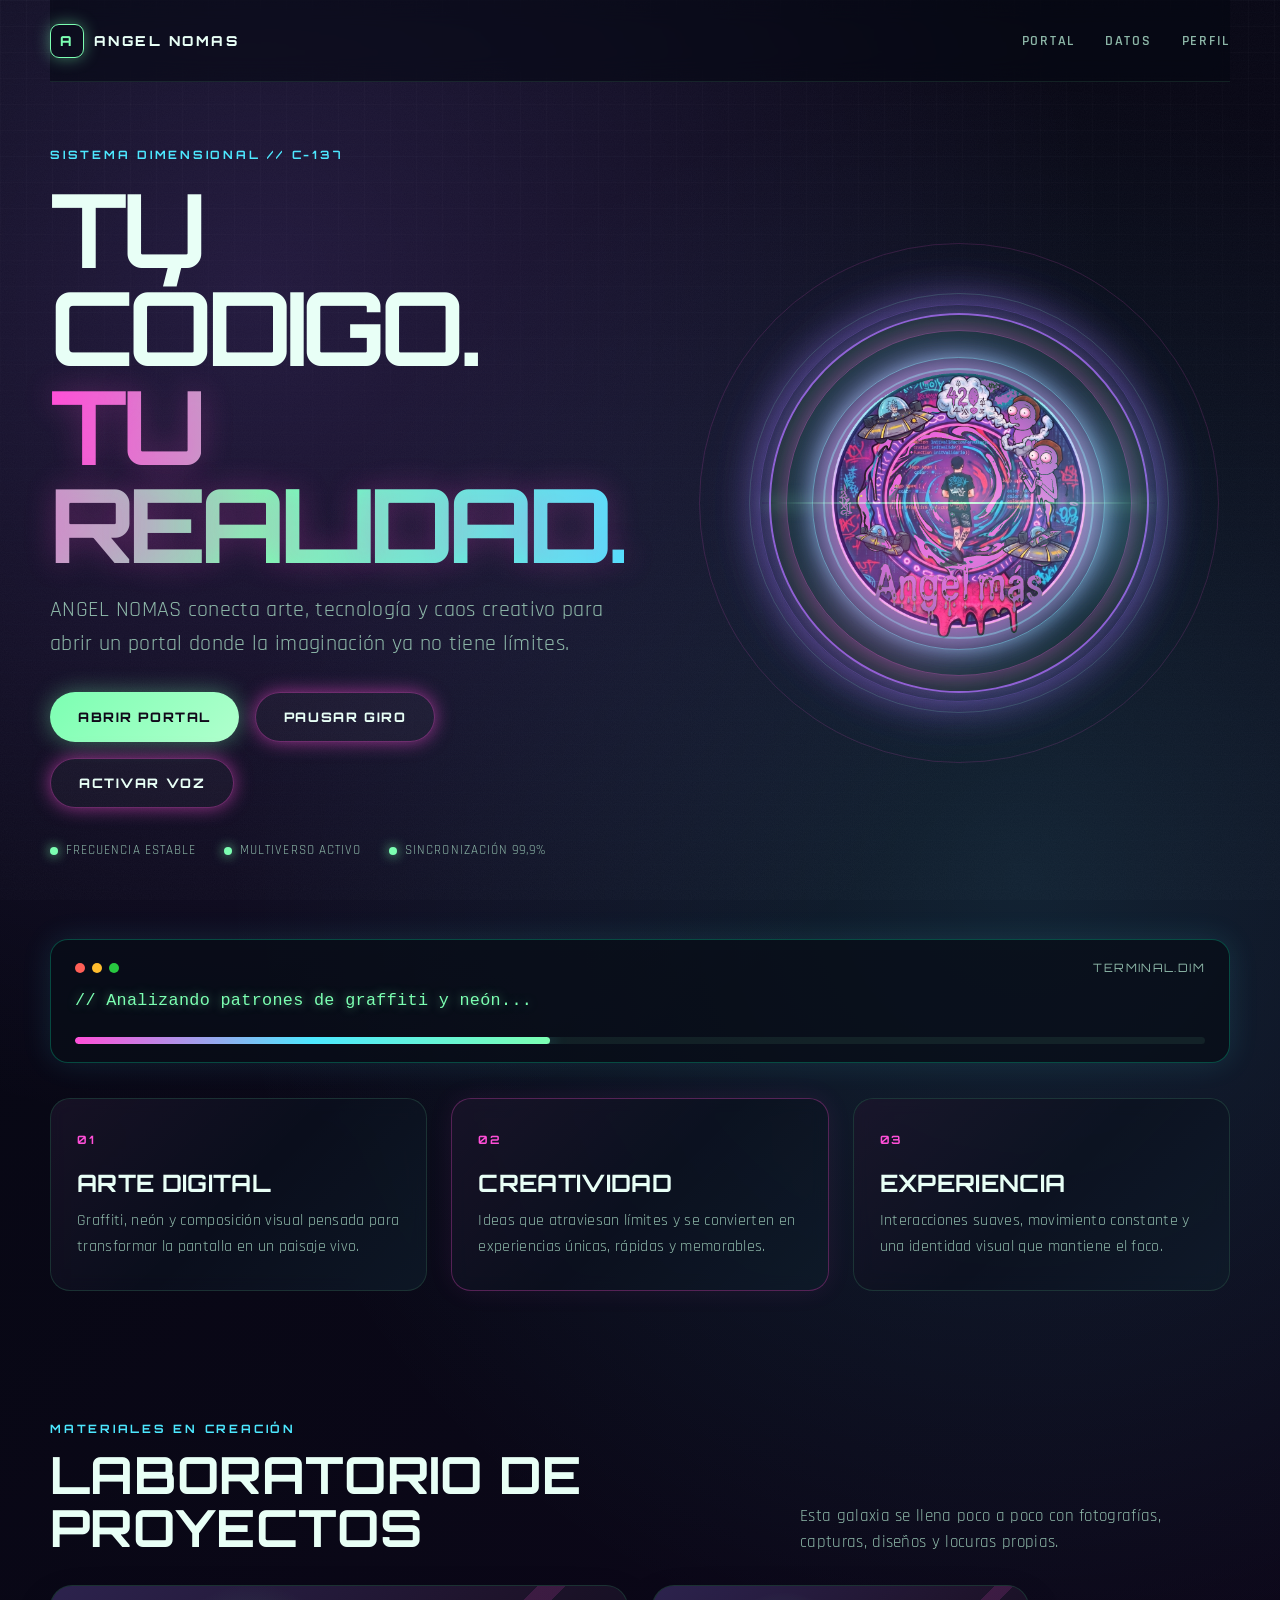
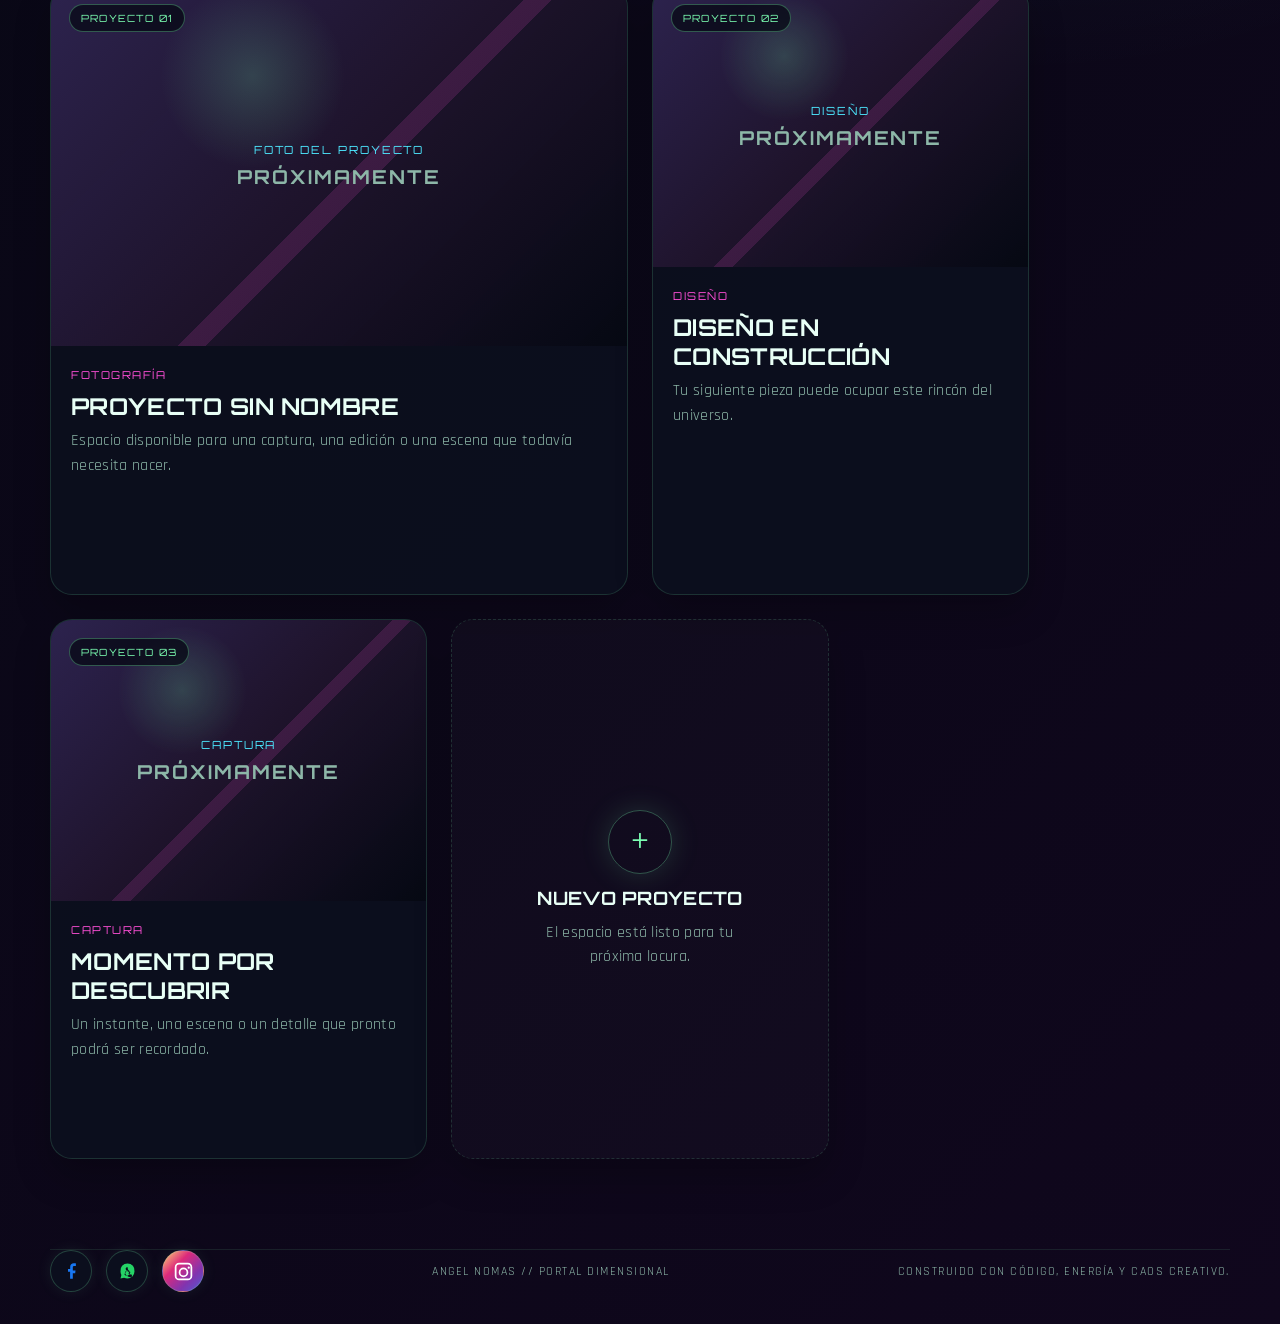
<file: index.html>
<!DOCTYPE html>
<html lang="es">
<head>
    <meta charset="UTF-8">
    <meta name="viewport" content="width=device-width, initial-scale=1.0">
    <meta name="description" content="ANGEL NOMAS — portal ciberpunk, arte digital y exploración dimensional.">
    <title>ANGEL NOMAS // FRP-DISEÑO WEB-PROGRAMACION-VICODE-JUEGOS</title>
    <link rel="preconnect" href="https://fonts.googleapis.com">
    <link rel="preconnect" href="https://fonts.gstatic.com" crossorigin>
    <link href="https://fonts.googleapis.com/css2?family=Orbitron:wght@400;500;700;800;900&family=Rajdhani:wght@400;500;600;700&display=swap" rel="stylesheet">
    <link rel="stylesheet" href="CSS/styles.css">
</head>
<body>
    <div class="matrix-bg" aria-hidden="true"></div>
    <div class="noise" aria-hidden="true"></div>

    <header class="topbar">
        <a class="brand" href="#inicio" aria-label="ANGEL NOMAS inicio">
            <span class="brand-mark">A</span>
            <span>ANGEL NOMAS</span>
        </a>
        <nav class="nav" aria-label="Navegación principal">
            <a href="#portal">Portal</a>
            <a href="#datos">Datos</a>
            <a href="#bio">Perfil</a>
        </nav>
        <button class="nav-toggle" id="nav-toggle" aria-label="Abrir menú" aria-expanded="false">
            <span></span><span></span><span></span>
        </button>
    </header>

    <main id="inicio">
        <section class="hero">
            <div class="hero-copy reveal">
                <p class="eyebrow">SISTEMA DIMENSIONAL // C-137</p>
                <h1>Tu código.<br><span>Tu realidad.</span></h1>
                <p class="hero-text">ANGEL NOMAS conecta arte, tecnología y caos creativo para abrir un portal donde la imaginación ya no tiene límites.</p>
                <div class="hero-actions">
                    <button id="launch-btn" class="primary-btn">Abrir portal</button>
                    <button id="rotate-btn" class="secondary-btn" type="button">Pausar giro</button>
                    <button id="voice-btn" class="secondary-btn">Activar voz</button>
                </div>
                <ul class="status-list" aria-label="Estado del sistema">
                    <li><span class="status-dot"></span>Frecuencia estable</li>
                    <li><span class="status-dot"></span>Multiverso activo</li>
                    <li><span class="status-dot"></span>Sincronización 99,9%</li>
                </ul>
            </div>

            <div class="hero-visual reveal" aria-label="Portal dimensional interactivo">
                <div class="portal-orbit orbit-one"></div>
                <div class="portal-orbit orbit-two"></div>
                <div class="portal-container" id="portal" role="img" aria-label="Portal psicodélico giratorio">
                    <img class="portal-logo" src="T1-transparent.png" alt="Logo T1">
                    <div class="portal-ring ring-a"></div>
                    <div class="portal-ring ring-b"></div>
                    <div class="portal-ring ring-c"></div>
                    <div class="portal-glow"></div>
                </div>
                <div class="scanline"></div>
            </div>
        </section>

        <section class="terminal-panel reveal" id="datos">
            <div class="panel-header">
                <div class="terminal-dots"><span></span><span></span><span></span></div>
                <span>terminal.dim</span>
            </div>
            <p id="terminal-text">// Inicializando coordenadas dimensionales...</p>
            <div class="terminal-meter">
                <span id="meter-fill"></span>
            </div>
        </section>

        <section class="features reveal" id="bio">
            <article class="feature-card">
                <span class="feature-index">01</span>
                <h2>Arte digital</h2>
                <p>Graffiti, neón y composición visual pensada para transformar la pantalla en un paisaje vivo.</p>
            </article>
            <article class="feature-card accent">
                <span class="feature-index">02</span>
                <h2>Creatividad</h2>
                <p>Ideas que atraviesan límites y se convierten en experiencias únicas, rápidas y memorables.</p>
            </article>
            <article class="feature-card">
                <span class="feature-index">03</span>
                <h2>Experiencia</h2>
                <p>Interacciones suaves, movimiento constante y una identidad visual que mantiene el foco.</p>
            </article>
        </section>

        <section class="projects reveal" id="proyectos" aria-labelledby="projects-title">
            <div class="section-heading">
                <div>
                    <p class="eyebrow">MATERIALES EN CREACIÓN</p>
                    <h2 id="projects-title">Laboratorio de proyectos</h2>
                </div>
                <p class="section-copy">Esta galaxia se llena poco a poco con fotografías, capturas, diseños y locuras propias.</p>
            </div>

            <div class="projects-grid">
                <article class="project-card project-photo project-feature">
                    <div class="project-image" role="img" aria-label="Proyecto visual futuro: una imagen aún por agregar">
                        <span class="project-badge">Proyecto 01</span>
                        <div class="project-placeholder">
                            <span>Foto del proyecto</span>
                            <strong>próximamente</strong>
                        </div>
                    </div>
                    <div class="project-info">
                        <p class="project-type">Fotografía</p>
                        <h3>Proyecto sin nombre</h3>
                        <p>Espacio disponible para una captura, una edición o una escena que todavía necesita nacer.</p>
                    </div>
                </article>

                <article class="project-card project-photo">
                    <div class="project-image" role="img" aria-label="Proyecto visual futuro: una imagen aún por agregar">
                        <span class="project-badge">Proyecto 02</span>
                        <div class="project-placeholder">
                            <span>Diseño</span>
                            <strong>próximamente</strong>
                        </div>
                    </div>
                    <div class="project-info">
                        <p class="project-type">Diseño</p>
                        <h3>Diseño en construcción</h3>
                        <p>Tu siguiente pieza puede ocupar este rincón del universo.</p>
                    </div>
                </article>

                <article class="project-card project-photo">
                    <div class="project-image" role="img" aria-label="Proyecto visual futuro: una imagen aún por agregar">
                        <span class="project-badge">Proyecto 03</span>
                        <div class="project-placeholder">
                            <span>Captura</span>
                            <strong>próximamente</strong>
                        </div>
                    </div>
                    <div class="project-info">
                        <p class="project-type">Captura</p>
                        <h3>Momento por descubrir</h3>
                        <p>Un instante, una escena o un detalle que pronto podrá ser recordado.</p>
                    </div>
                </article>

                <article class="project-card project-empty" aria-label="Espacio libre para un nuevo proyecto">
                    <div class="empty-project">
                        <span class="empty-plus">+</span>
                        <h3>Nuevo proyecto</h3>
                        <p>El espacio está listo para tu próxima locura.</p>
                    </div>
                </article>
            </div>
        </section>
    </main>

    <footer class="site-footer">
        <div class="social-links" aria-label="Redes sociales de ANGEL NOMAS">
            <a class="social-link facebook" href="https://www.facebook.com/profile.php?id=61564080877000" target="_blank" rel="noopener noreferrer" aria-label="Facebook de ANGEL NOMAS">
                <svg viewBox="0 0 24 24" aria-hidden="true"><path d="M13.5 22v-8h2.7l.4-3.1h-3.1V7.2c0-.9.3-1.6 1.7-1.6H17V2.8c-.3 0-1.3-.1-2.4-.1-2.4 0-4.1 1.5-4.1 4.2v2.3H8v3.1h2.4v8h3.1Z"/></svg>
            </a>
            <a class="social-link whatsapp" href="https://wa.me/5493624608544" target="_blank" rel="noopener noreferrer" aria-label="WhatsApp de ANGEL NOMAS">
                <svg viewBox="0 0 24 24" aria-hidden="true"><path d="M20 12.1A8.1 8.1 0 0 1 12 20c-1.4 0-2.7-.3-3.9-.9L4 20l1-4.1A8 8 0 0 1 4 12.1a8.1 8.1 0 1 1 16 0Zm-8.1-5.2c-.3 0-.7.1-1.1.4-.4.3-.9.8-.9 1.6 0 .8.5 1.4.7 1.6l.3.3c.1.1.2.2.1.4-.5 1.2-1.2 2.2-2 3.2-.2.2-.4.5-.4.8 0 .3.1.6.4.9.4.5 1.1.8 2 .8 1.1 0 2-.7 2.6-1.2.7-.6 1.2-1.4 1.5-2.2.1-.4.1-.8-.1-1.1l-.3-.3c-.3-.2-.6-.3-.9-.2-.2.1-.5.3-.8.5-.2.1-.4.1-.5-.2l-.4-.9c-.1-.2-.3-.4-.5-.4-.2-.1-.5 0-.7.1l-.7.5c-.3.3-.6.6-.8 1-.2.3-.2.8-.1 1.3.3 1.2 1 2.3 2 3.1 1.1.9 2.4 1.5 3.7 1.7.4.1.8.1 1.2-.1.3-.2.6-.4.8-.7.2-.4.3-.8.1-1.1l-.5-.9c-.2-.4-.6-.6-1-.5l-.6.2c-.2.1-.4.1-.6-.1l-.9-.8c-.3-.2-.4-.5-.3-.8.1-.3.3-.6.5-.8l.3-.3c.3-.3.4-.7.3-1.1-.1-.5-.6-.9-1.1-1.1l-.4-.1Z"/></svg>
            </a>
            <a class="social-link instagram" href="https://www.instagram.com/angelnomas10?stkn=OGVja281aTR0Ym85" target="_blank" rel="noopener noreferrer" aria-label="Instagram de ANGEL NOMAS">
                <svg viewBox="0 0 24 24" aria-hidden="true"><path d="M7 2h10a5 5 0 0 1 5 5v10a5 5 0 0 1-5 5H7a5 5 0 0 1-5-5V7a5 5 0 0 1 5-5Zm0 2a3 3 0 0 0-3 3v10a3 3 0 0 0 3 3h10a3 3 0 0 0 3-3V7a3 3 0 0 0-3-3H7Zm5 3.5A5.5 5.5 0 1 1 6.5 13 5.5 5.5 0 0 1 12 7.5Zm0 2A3.5 3.5 0 1 0 15.5 13 3.5 3.5 0 0 0 12 9.5Zm6-3.2a1.3 1.3 0 1 1-1.3 1.3 1.3 1.3 0 0 1 1.3-1.3Z"/></svg>
            </a>
        </div>
        <p>ANGEL NOMAS // portal dimensional</p>
        <p>Construido con código, energía y caos creativo.</p>
    </footer>

    <script src="js/main.js"></script>
</body>
</html>
</file>
<file: CSS/styles.css>
:root {
    --bg: #050812;
    --bg-2: #10071d;
    --panel: rgba(12, 17, 31, 0.82);
    --panel-border: rgba(0, 255, 182, 0.25);
    --neon-green: #7cffb2;
    --neon-pink: #ff4fd8;
    --neon-purple: #a56bff;
    --neon-blue: #4de8ff;
    --text: #e8fff6;
    --muted: #8db7a8;
    --shadow-green: 0 0 16px rgba(124, 255, 178, 0.45);
    --shadow-pink: 0 0 18px rgba(255, 79, 216, 0.55);
}

* {
    box-sizing: border-box;
    margin: 0;
    padding: 0;
}

html {
    scroll-behavior: smooth;
}

body {
    position: relative;
    min-height: 100vh;
    overflow-x: hidden;
    background:
        radial-gradient(circle at 20% 10%, rgba(165, 107, 255, 0.18), transparent 30%),
        radial-gradient(circle at 80% 30%, rgba(77, 232, 255, 0.12), transparent 35%),
        linear-gradient(135deg, var(--bg) 0%, var(--bg-2) 100%);
    color: var(--text);
    font-family: "Rajdhani", Arial, sans-serif;
    letter-spacing: 0.02em;
}

body::before {
    content: "";
    position: fixed;
    inset: 0;
    background-image: linear-gradient(rgba(255,255,255,0.02) 1px, transparent 1px), linear-gradient(90deg, rgba(255,255,255,0.02) 1px, transparent 1px);
    background-size: 26px 26px;
    mask-image: linear-gradient(to bottom, black, transparent 85%);
    pointer-events: none;
}

.matrix-bg,
.noise {
    position: fixed;
    inset: 0;
    pointer-events: none;
}

.matrix-bg {
    background-image: linear-gradient(rgba(124, 255, 178, 0.08) 0, rgba(124, 255, 178, 0) 1px);
    background-size: 100% 12px;
    opacity: 0.25;
    animation: matrixShift 14s linear infinite;
}

.noise {
    opacity: 0.08;
    background-image: url("data:image/svg+xml,%3Csvg xmlns='http://www.w3.org/2000/svg' width='180' height='180'%3E%3Cfilter id='n'%3E%3CfeTurbulence type='fractalNoise' baseFrequency='.9' numOctaves='2' stitchTiles='stitch'/%3E%3CfeColorMatrix values='0 0 0 0 1 0 0 0 0 1 0 0 0 0 1 0 0 0 .35 0'/%3E%3C/filter%3E%3Crect width='180' height='180' filter='url(%23n)'/%3E%3C/svg%3E");
}

button,
a {
    -webkit-tap-highlight-color: transparent;
}

.topbar,
.hero,
.terminal-panel,
.features,
.projects,
.site-footer {
    width: min(1180px, calc(100% - 40px));
    margin-inline: auto;
}

.topbar {
    position: sticky;
    top: 0;
    z-index: 20;
    display: flex;
    align-items: center;
    justify-content: space-between;
    min-height: 82px;
    padding: 16px 0;
    background: rgba(5, 8, 18, 0.58);
    backdrop-filter: blur(12px);
    border-bottom: 1px solid rgba(124, 255, 178, 0.1);
}

.brand {
    display: flex;
    align-items: center;
    gap: 10px;
    color: var(--text);
    font-family: "Orbitron", sans-serif;
    font-size: 0.86rem;
    font-weight: 800;
    letter-spacing: 0.18em;
    text-decoration: none;
    text-transform: uppercase;
}

.brand-mark {
    display: grid;
    place-items: center;
    width: 34px;
    height: 34px;
    border: 1px solid var(--neon-green);
    border-radius: 9px;
    color: var(--neon-green);
    box-shadow: var(--shadow-green);
}

.nav {
    display: flex;
    align-items: center;
    gap: 30px;
}

.nav a {
    position: relative;
    color: var(--muted);
    font-size: 0.9rem;
    font-weight: 600;
    letter-spacing: 0.12em;
    text-decoration: none;
    text-transform: uppercase;
    transition: color 0.2s ease;
}

.nav a::after {
    content: "";
    position: absolute;
    bottom: -8px;
    left: 0;
    width: 100%;
    height: 2px;
    background: linear-gradient(90deg, var(--neon-pink), var(--neon-green));
    transform: scaleX(0);
    transform-origin: left;
    transition: transform 0.2s ease;
}

.nav a:hover,
.nav a:focus-visible {
    color: var(--text);
}

.nav a:hover::after,
.nav a:focus-visible::after {
    transform: scaleX(1);
}

.nav-toggle {
    display: none;
    width: 42px;
    height: 42px;
    border: 1px solid rgba(124,255,178,0.25);
    border-radius: 10px;
    background: rgba(12,17,31,0.8);
    cursor: pointer;
}

.nav-toggle span {
    display: block;
    width: 22px;
    height: 2px;
    margin: 5px auto;
    background: var(--text);
    transition: transform 0.2s ease, opacity 0.2s ease;
}

.hero {
    display: grid;
    grid-template-columns: 1.05fr 0.95fr;
    align-items: center;
    gap: clamp(45px, 7vw, 120px);
    min-height: calc(100vh - 82px);
    padding: 65px 0 80px;
}

.eyebrow {
    color: var(--neon-blue);
    font-family: "Orbitron", sans-serif;
    font-size: 0.72rem;
    font-weight: 700;
    letter-spacing: 0.24em;
    text-transform: uppercase;
}

.hero-copy h1 {
    margin: 18px 0 20px;
    font-family: "Orbitron", sans-serif;
    font-size: clamp(3.4rem, 8vw, 7.3rem);
    line-height: 0.96;
    letter-spacing: -0.06em;
    text-transform: uppercase;
}

.hero-copy h1 span {
    color: transparent;
    background: linear-gradient(90deg, var(--neon-pink), var(--neon-green), var(--neon-blue));
    background-clip: text;
    -webkit-background-clip: text;
    text-shadow: 0 0 30px rgba(255, 79, 216, 0.28);
}

.hero-text {
    max-width: 620px;
    color: var(--muted);
    font-size: clamp(1.15rem, 2vw, 1.4rem);
    line-height: 1.5;
}

.hero-actions {
    display: flex;
    flex-wrap: wrap;
    gap: 16px;
    margin-top: 32px;
}

.primary-btn,
.secondary-btn {
    border: none;
    border-radius: 999px;
    padding: 16px 28px;
    font-family: "Orbitron", sans-serif;
    font-size: 0.82rem;
    font-weight: 800;
    letter-spacing: 0.12em;
    text-transform: uppercase;
    cursor: pointer;
    transition: transform 0.2s ease, box-shadow 0.2s ease, filter 0.2s ease;
}

.primary-btn {
    color: #100819;
    background: linear-gradient(135deg, var(--neon-green), #b0ffcd);
    box-shadow: 0 0 22px rgba(124, 255, 178, 0.4);
}

.secondary-btn {
    color: var(--text);
    background: rgba(255,255,255,0.03);
    border: 1px solid rgba(255,79,216,0.35);
    box-shadow: var(--shadow-pink);
}

.primary-btn:hover,
.secondary-btn:hover,
.primary-btn:focus-visible,
.secondary-btn:focus-visible {
    transform: translateY(-3px) scale(1.02);
    filter: brightness(1.08);
}

.status-list {
    display: flex;
    flex-wrap: wrap;
    gap: 18px 28px;
    margin-top: 34px;
    padding: 0;
    list-style: none;
    color: var(--muted);
    font-size: 0.83rem;
    letter-spacing: 0.08em;
    text-transform: uppercase;
}

.status-list li {
    display: flex;
    align-items: center;
    gap: 8px;
}

.status-dot {
    width: 8px;
    height: 8px;
    border-radius: 50%;
    background: var(--neon-green);
    box-shadow: 0 0 12px var(--neon-green);
    animation: dotPulse 1.6s ease-in-out infinite;
}

.hero-visual {
    position: relative;
    display: grid;
    place-items: center;
    min-height: 540px;
}

.portal-orbit {
    position: absolute;
    border: 1px solid rgba(124, 255, 178, 0.18);
    border-radius: 50%;
}

.orbit-one {
    width: 420px;
    height: 420px;
    animation: rotate 14s linear infinite;
}

.orbit-two {
    width: 520px;
    height: 520px;
    border-color: rgba(255, 79, 216, 0.15);
    animation: rotateReverse 20s linear infinite;
}

.portal-container {
    position: relative;
    width: min(82vw, 380px);
    aspect-ratio: 1;
    display: grid;
    place-items: center;
    border-radius: 50%;
    background: radial-gradient(circle, rgba(124,255,178,0.26), rgba(255,79,216,0.18) 30%, rgba(5,8,18,0.9) 60%);
    border: 2px solid rgba(165, 107, 255, 0.8);
    box-shadow: 0 0 60px rgba(165, 107, 255, 0.4), inset 0 0 50px rgba(124, 255, 178, 0.2);
    animation: portalPulse 4s ease-in-out infinite;
}

.portal-container::before {
    content: "";
    position: absolute;
    inset: 14%;
    border-radius: 50%;
    border: 2px solid rgba(77, 232, 255, 0.45);
    box-shadow: inset 0 0 25px rgba(77, 232, 255, 0.2), 0 0 20px rgba(77, 232, 255, 0.25);
    animation: spinPortal 9s linear infinite;
}

.portal-container.portal-open {
    transform: scale(1.08);
    box-shadow: 0 0 90px rgba(255, 79, 216, 0.6), inset 0 0 60px rgba(124, 255, 178, 0.3);
}

.portal-container.portal-paused::before,
.portal-container.portal-paused .portal-ring,
.portal-container.portal-paused .portal-glow,
.portal-container.portal-paused .scanline {
    animation-play-state: paused;
}

.portal-logo {
    position: absolute;
    z-index: 3;
    width: 86%;
    height: 86%;
    object-fit: contain;
    object-position: center;
    border-radius: 50%;
    filter: drop-shadow(0 0 30px rgba(255, 79, 216, 1)) drop-shadow(0 0 45px rgba(77, 232, 255, 0.8));
    mix-blend-mode: screen;
    background: transparent;
    pointer-events: none;
}

.portal-ring {
    position: absolute;
    border-radius: 50%;
    border: 1px solid rgba(124,255,178,0.25);
}

.ring-a { width: 78%; height: 78%; border-color: rgba(77,232,255,0.45); box-shadow: 0 0 20px rgba(77,232,255,0.4); animation: spinPortal 8s linear infinite; }
.ring-b { width: 92%; height: 92%; border-color: rgba(255,79,216,0.32); box-shadow: 0 0 30px rgba(255,79,216,0.4); animation: spinPortal 14s linear infinite reverse; }
.ring-c { width: 106%; height: 106%; border-color: rgba(165,107,255,0.25); box-shadow: 0 0 40px rgba(165,107,255,0.35); animation: spinPortal 20s linear infinite; }

.portal-glow {
    position: absolute;
    inset: 6%;
    border-radius: 50%;
    background: conic-gradient(from 0deg, transparent 0 18%, rgba(77,232,255,0.28) 18% 32%, transparent 32% 52%, rgba(255,79,216,0.25) 52% 66%, transparent 66% 100%);
    filter: blur(34px);
    animation: glowRotate 5s linear infinite;
}

.scanline {
    position: absolute;
    width: 80%;
    height: 2px;
    background: linear-gradient(90deg, transparent, var(--neon-green), transparent);
    box-shadow: 0 0 16px rgba(124,255,178,0.8);
    animation: scanline 5s linear infinite;
}

.terminal-panel {
    position: relative;
    padding: 20px 24px 18px;
    border: 1px solid var(--panel-border);
    border-radius: 18px;
    background: rgba(8, 13, 24, 0.78);
    box-shadow: 0 0 30px rgba(77,232,255,0.12);
}

.panel-header {
    display: flex;
    align-items: center;
    justify-content: space-between;
    margin-bottom: 16px;
    color: var(--muted);
    font-family: "Orbitron", sans-serif;
    font-size: 0.72rem;
    letter-spacing: 0.12em;
    text-transform: uppercase;
}

.terminal-dots {
    display: flex;
    gap: 7px;
}

.terminal-dots span {
    width: 10px;
    height: 10px;
    border-radius: 50%;
}

.terminal-dots span:nth-child(1) { background: #ff5f57; }
.terminal-dots span:nth-child(2) { background: #ffbd2e; }
.terminal-dots span:nth-child(3) { background: #28c840; }

#terminal-text {
    min-height: 28px;
    color: var(--neon-green);
    font-family: "Courier New", monospace;
    font-size: clamp(0.9rem, 2vw, 1.05rem);
    text-shadow: 0 0 10px rgba(124,255,178,0.5);
}

.terminal-meter {
    position: relative;
    height: 7px;
    margin-top: 18px;
    overflow: hidden;
    border-radius: 999px;
    background: rgba(124,255,178,0.08);
}

.terminal-meter span {
    position: absolute;
    inset: 0 auto 0 0;
    width: 0;
    border-radius: inherit;
    background: linear-gradient(90deg, var(--neon-pink), var(--neon-blue), var(--neon-green));
    box-shadow: 0 0 18px rgba(77,232,255,0.4);
    transition: width 0.6s ease;
}

.features {
    display: grid;
    grid-template-columns: repeat(3, 1fr);
    gap: 24px;
    padding: 35px 0 90px;
}

.feature-card {
    position: relative;
    padding: 30px 26px;
    overflow: hidden;
    border: 1px solid rgba(124,255,178,0.15);
    border-radius: 20px;
    background: rgba(12,17,31,0.72);
    backdrop-filter: blur(8px);
    transition: transform 0.25s ease, border-color 0.25s ease, box-shadow 0.25s ease;
}

.feature-card.accent {
    border-color: rgba(255,79,216,0.3);
    box-shadow: 0 0 26px rgba(255,79,216,0.08);
}

.feature-card::before {
    content: "";
    position: absolute;
    inset: 0;
    background: linear-gradient(135deg, rgba(255,79,216,0.05), transparent 50%, rgba(77,232,255,0.04));
}

.feature-card:hover {
    transform: translateY(-8px);
    border-color: rgba(124,255,178,0.45);
    box-shadow: 0 0 25px rgba(124,255,178,0.12);
}

.feature-index,
.feature-card h2,
.feature-card p {
    position: relative;
}

.feature-index {
    color: var(--neon-pink);
    font-family: "Orbitron", sans-serif;
    font-size: 0.72rem;
    font-weight: 700;
    letter-spacing: 0.14em;
}

.feature-card h2 {
    margin: 18px 0 10px;
    font-family: "Orbitron", sans-serif;
    font-size: 1.5rem;
    text-transform: uppercase;
}

.feature-card p {
    color: var(--muted);
    font-size: 1.03rem;
    line-height: 1.55;
}

.projects {
    padding: 40px 0 90px;
}

.section-heading {
    display: flex;
    align-items: end;
    justify-content: space-between;
    gap: 30px;
    margin-bottom: 30px;
}

.section-heading h2 {
    margin-top: 12px;
    font-family: "Orbitron", sans-serif;
    font-size: clamp(2rem, 4vw, 3.2rem);
    line-height: 1.05;
    text-transform: uppercase;
}

.section-copy {
    max-width: 430px;
    color: var(--muted);
    font-size: 1.05rem;
    line-height: 1.55;
}

.projects-grid {
    display: grid;
    grid-template-columns: repeat(12, 1fr);
    gap: 24px;
}

.project-card {
    grid-column: span 4;
    overflow: hidden;
    border: 1px solid rgba(124,255,178,0.15);
    border-radius: 22px;
    background: rgba(12,17,31,0.8);
    box-shadow: 0 18px 36px rgba(0,0,0,0.22);
    transition: transform 0.25s ease, border-color 0.25s ease, box-shadow 0.25s ease;
}

.project-card:hover {
    transform: translateY(-8px);
    border-color: rgba(255,79,216,0.4);
    box-shadow: 0 24px 40px rgba(255,79,216,0.08);
}

.project-photo {
    min-height: 540px;
}

.project-feature {
    grid-column: span 6;
    min-height: 610px;
}

.project-image {
    position: relative;
    aspect-ratio: 4 / 3;
    overflow: hidden;
    background:
        radial-gradient(circle at 35% 25%, rgba(124,255,178,0.18), transparent 20%),
        linear-gradient(135deg, rgba(165,107,255,0.22), rgba(255,79,216,0.08), rgba(5,8,18,0.9));
}

.project-feature .project-image {
    aspect-ratio: 16 / 10;
}

.project-image::before {
    content: "";
    position: absolute;
    inset: 0;
    background: linear-gradient(135deg, transparent 0 52%, rgba(255,79,216,0.14) 52% 55%, transparent 55% 100%);
}

.project-placeholder {
    position: absolute;
    inset: 0;
    display: grid;
    place-content: center;
    text-align: center;
    color: var(--text);
    text-transform: uppercase;
    letter-spacing: 0.12em;
}

.project-placeholder span {
    color: var(--neon-blue);
    font-family: "Orbitron", sans-serif;
    font-size: 0.7rem;
}

.project-placeholder strong {
    display: block;
    margin-top: 8px;
    color: var(--muted);
    font-family: "Orbitron", sans-serif;
    font-size: 1.2rem;
}

.project-badge {
    position: absolute;
    top: 18px;
    left: 18px;
    z-index: 1;
    padding: 7px 11px;
    border: 1px solid rgba(124,255,178,0.32);
    border-radius: 999px;
    background: rgba(5,8,18,0.7);
    color: var(--neon-green);
    font-family: "Orbitron", sans-serif;
    font-size: 0.62rem;
    letter-spacing: 0.12em;
    text-transform: uppercase;
}

.project-info {
    padding: 22px 20px 24px;
}

.project-type {
    color: var(--neon-pink);
    font-family: "Orbitron", sans-serif;
    font-size: 0.68rem;
    letter-spacing: 0.14em;
    text-transform: uppercase;
}

.project-info h3 {
    margin: 10px 0 8px;
    font-family: "Orbitron", sans-serif;
    font-size: 1.45rem;
    text-transform: uppercase;
}

.project-info p:last-child {
    color: var(--muted);
    line-height: 1.55;
}

.project-empty {
    display: grid;
    place-items: center;
    min-height: 350px;
    border-style: dashed;
    background: rgba(255,255,255,0.02);
}

.empty-project {
    display: grid;
    place-items: center;
    gap: 12px;
    padding: 30px;
    text-align: center;
}

.empty-plus {
    display: grid;
    place-items: center;
    width: 64px;
    height: 64px;
    border: 1px solid rgba(124,255,178,0.3);
    border-radius: 50%;
    color: var(--neon-green);
    font-size: 2.4rem;
    box-shadow: 0 0 30px rgba(124,255,178,0.15);
}

.empty-project h3 {
    font-family: "Orbitron", sans-serif;
    font-size: 1.15rem;
    text-transform: uppercase;
}

.empty-project p {
    max-width: 220px;
    color: var(--muted);
    line-height: 1.5;
}

.social-links {
    display: flex;
    align-items: center;
    justify-content: center;
    gap: 14px;
}

.social-link {
    display: grid;
    place-items: center;
    width: 42px;
    height: 42px;
    border: 1px solid rgba(124,255,178,0.22);
    border-radius: 50%;
    background: rgba(12,17,31,0.8);
    box-shadow: 0 0 16px rgba(124,255,178,0.08);
    transition: transform 0.2s ease, border-color 0.2s ease, box-shadow 0.2s ease;
}

.social-link:hover,
.social-link:focus-visible {
    transform: translateY(-4px) scale(1.08);
    border-color: rgba(255,79,216,0.45);
    box-shadow: 0 0 22px rgba(255,79,216,0.18);
}

.social-link svg {
    width: 21px;
    height: 21px;
    fill: currentColor;
}

.social-link.facebook { color: #1877f2; }
.social-link.whatsapp { color: #25d366; }
.social-link.instagram { color: #fff; background: linear-gradient(135deg, #feda75, #dd2a7b 35%, #8134af 70%, #515bd4); }

.site-footer {
    display: flex;
    justify-content: space-between;
    align-items: center;
    gap: 20px;
    padding: 0 0 32px;
    border-top: 1px solid rgba(124,255,178,0.1);
    color: var(--muted);
    font-size: 0.78rem;
    letter-spacing: 0.12em;
    text-transform: uppercase;
}

.reveal {
    opacity: 0;
    transform: translateY(28px);
    transition: opacity 0.7s ease, transform 0.7s ease;
}

.reveal.visible {
    opacity: 1;
    transform: translateY(0);
}

@keyframes matrixShift {
    from { transform: translateY(-12px); }
    to { transform: translateY(12px); }
}

@keyframes rotate {
    from { transform: rotate(0deg); }
    to { transform: rotate(360deg); }
}

@keyframes rotateReverse {
    from { transform: rotate(360deg); }
    to { transform: rotate(0deg); }
}

@keyframes portalPulse {
    0%, 100% { transform: scale(0.98); }
    50% { transform: scale(1.04); }
}

@keyframes spinPortal {
    from { transform: rotate(0deg); }
    to { transform: rotate(360deg); }
}

@keyframes reverseSpin {
    from { transform: rotate(360deg); }
    to { transform: rotate(0deg); }
}

@keyframes glowRotate {
    from { transform: rotate(0deg); }
    to { transform: rotate(360deg); }
}

@keyframes scanline {
    0% { top: 18%; opacity: 0; }
    15%, 80% { opacity: 1; }
    100% { top: 82%; opacity: 0; }
}

@keyframes dotPulse {
    0%, 100% { transform: scale(1); opacity: 1; }
    50% { transform: scale(1.5); opacity: 0.6; }
}

@media (max-width: 820px) {
    .topbar {
        min-height: 72px;
    }

    .nav-toggle {
        display: block;
    }

    .project-photo,
    .project-feature,
    .project-card {
        grid-column: span 6;
        min-height: auto;
    }

    .nav {
        position: absolute;
        top: 72px;
        right: 20px;
        display: none;
        flex-direction: column;
        align-items: flex-start;
        min-width: 190px;
        padding: 18px;
        border: 1px solid rgba(124,255,178,0.18);
        border-radius: 16px;
        background: rgba(8, 13, 24, 0.96);
        box-shadow: 0 16px 32px rgba(0,0,0,0.35);
    }

    .nav.open {
        display: flex;
    }

    .hero {
        grid-template-columns: 1fr;
        text-align: center;
        padding-top: 50px;
    }

    .hero-copy {
        order: 1;
    }

    .hero-visual {
        order: 2;
        min-height: 440px;
    }

    .hero-actions,
    .status-list {
        justify-content: center;
    }

    .features {
        grid-template-columns: 1fr;
    }

    .section-heading {
        align-items: flex-start;
        flex-direction: column;
    }

    .projects-grid {
        grid-template-columns: repeat(2, 1fr);
    }

    .project-card,
    .project-feature {
        grid-column: span 1;
    }

    .site-footer {
        flex-direction: column;
        align-items: center;
        text-align: center;
        letter-spacing: 0.08em;
    }

    .social-links {
        order: -1;
    }
}

@media (prefers-reduced-motion: reduce) {
    *, *::before, *::after {
        animation-duration: 0.01ms !important;
        animation-iteration-count: 1 !important;
        transition-duration: 0.01ms !important;
        scroll-behavior: auto !important;
    }
}

@media (max-width: 480px) {
    .topbar,
    .hero,
    .terminal-panel,
    .features,
    .projects,
    .site-footer {
        width: min(100% - 24px, 1180px);
    }

    .brand {
        font-size: 0.72rem;
        letter-spacing: 0.12em;
    }

    .brand-mark {
        width: 28px;
        height: 28px;
    }

    .primary-btn,
    .secondary-btn {
        width: 100%;
    }

    .hero-copy h1 {
        font-size: 3rem;
    }

    .hero-visual {
        min-height: 360px;
    }

    .projects-grid {
        grid-template-columns: 1fr;
    }

    .project-card,
    .project-feature {
        grid-column: span 1;
    }

    .portal-container {
        width: 280px;
    }
}
</file>
